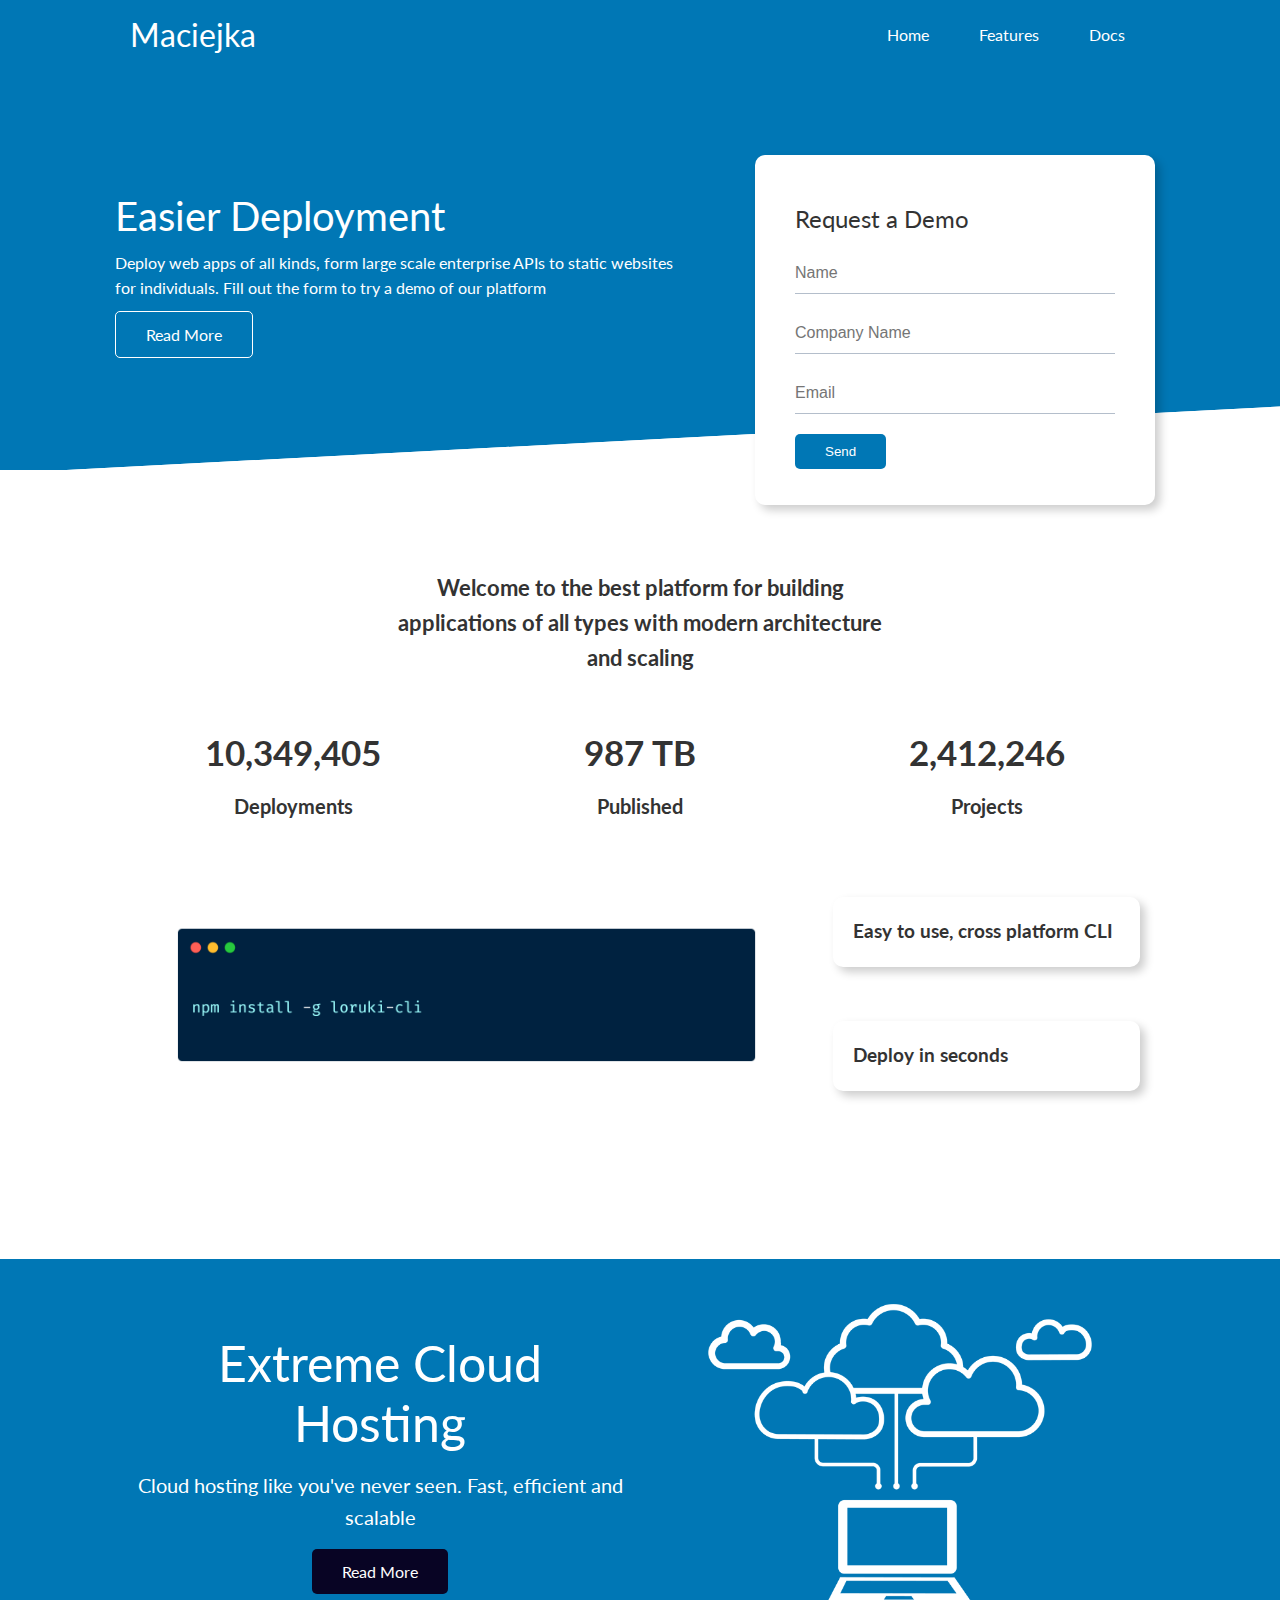
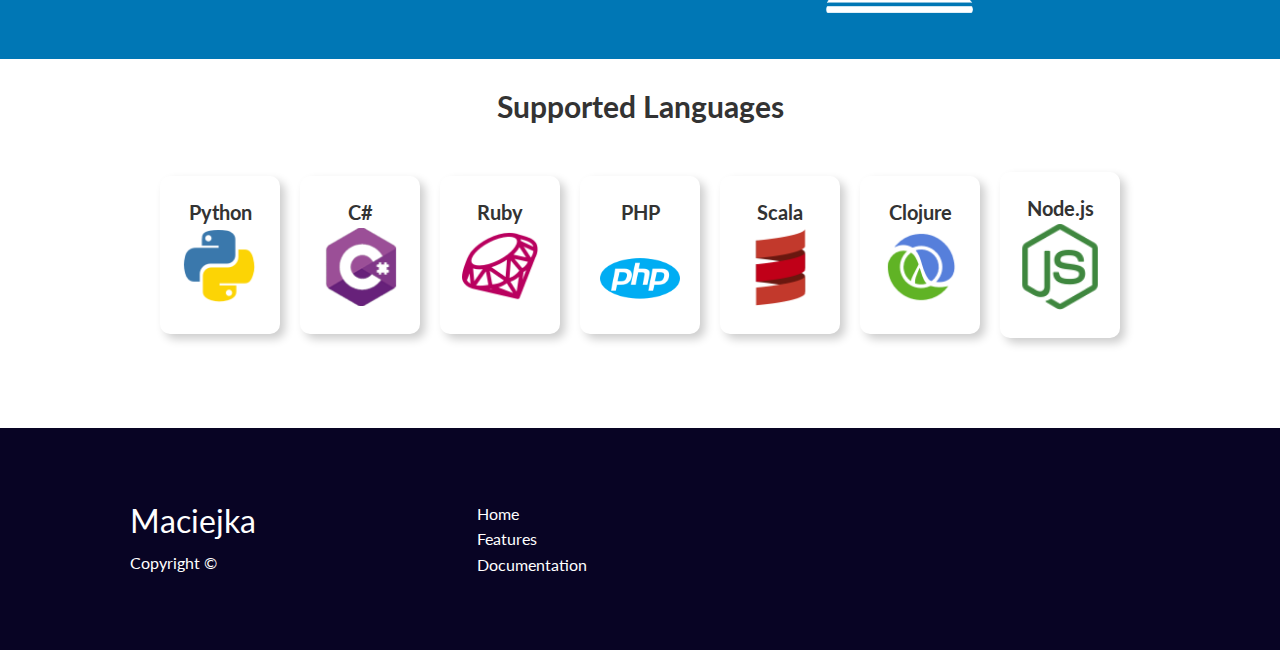
<file: index.html>
<!DOCTYPE html>
<html lang="en">
  <head>
    <meta charset="UTF-8" />
    <meta http-equiv="X-UA-Compatible" content="IE=edge" />
    <meta name="viewport" content="width=device-width, initial-scale=1.0" />
    <title>Maciejka pierwszy projekt</title>
    <link rel="stylesheet" href="core.css" />
    <link
      rel="stylesheet"
      href="https://cdnjs.cloudflare.com/ajax/libs/font-awesome/6.2.0/css/all.min.css"
      integrity="sha512-xh6O/CkQoPOWDdYTDqeRdPCVd1SpvCA9XXcUnZS2FmJNp1coAFzvtCN9BmamE+4aHK8yyUHUSCcJHgXloTyT2A=="
      crossorigin="anonymous"
      referrerpolicy="no-referrer"
    />
    <link rel="stylesheet" href="style.css" />
  </head>
  <body>
    <!--Navbar-->
    <div class="nav" id="nav">
      <div class="container flex">
        <h1 class="logo">Maciejka</h1>
        <nav>
          <ul>
            <li><a href="#nav">Home</a></li>
            <li><a href="features.html">Features</a></li>
            <li><a href="docs.html">Docs</a></li>
          </ul>
        </nav>
      </div>
    </div>
    <!--Showcase-->
    <section class="showcase">
      <div class="container grid">
        <div class="showcase-text">
          <h1>Easier Deployment</h1>
          <p>
            Deploy web apps of all kinds, form large scale enterprise APIs to
            static websites for individuals. Fill out the form to try a demo of
            our platform
          </p>
          <a href="features.html" class="btn btn-outline">Read More</a>
        </div>
        <div class="showcase-form card">
          <h2>Request a Demo</h2>
          <form name="contact" method="POST" netlify-honeypot="bot-field" data-netlify="true">
            <input type="hidden" name="form-name" value="contact" class="hidden">
            <p class="hidden">
              <label>Don't fill this if you're human: <input name="bot-field"></label>
            </p>
            <div class="form-control">
              <input type="text" name="name" placeholder="Name" required />
            </div>
            <div class="form-control">
              <input
                type="text"
                name="company"
                placeholder="Company Name"
                required
              />
            </div>
            <div class="form-control">
              <input type="email" name="email" placeholder="Email" required />
            </div>
            <input type="submit" value="Send" class="btn btn-primary" />
          </form>
        </div>
      </div>
    </section>
    <!-- Stats -->
    <section class="stats">
      <div class="container">
        <h3 class="stats-heading text-center my-1">
          Welcome to the best platform for building applications of all types
          with modern architecture and scaling
        </h3>
        <div class="grid grid-3 text-center my-4">
          <div>
            <i class="fas fa-server fa-3x"></i>
            <h3>10,349,405</h3>
            <p class="text-secondary">Deployments</p>
          </div>
          <div>
            <i class="fas fa-upload fa-3x"></i>
            <h3>987 TB</h3>
            <p class="text-secondary">Published</p>
          </div>
          <div>
            <i class="fas fa-project-diagram fa-3x"></i>
            <h3>2,412,246</h3>
            <p class="text-secondary">Projects</p>
          </div>
        </div>
      </div>
    </section>
    <!-- Cli -->
    <section class="cli">
      <div class="container grid">
        <img src="images/cli.png" alt="" />
        <div class="card">
          <h3>Easy to use, cross platform CLI</h3>
        </div>
        <div class="card">
          <h3>Deploy in seconds</h3>
        </div>
      </div>
    </section>
    <!--Cloud-->
    <section class="cloud bg-primary my-2 py-2">
      <div class="container grid">
        <div class="text-center">
          <h2 class="lg">Extreme Cloud Hosting</h2>
          <p class="lead my-1">
            Cloud hosting like you've never seen. Fast, efficient and scalable
          </p>
          <a href="features.html" class="btn btn-dark">Read More</a>
        </div>
        <img src="images/cloud.png" alt="cloud" />
      </div>
    </section>
    <section class="languages">

        
          <h3 class="md text-center my-2">Supported Languages</h3>
          <div class="container flex">
          <div class="card font-lng">
            <h4>Python</h4>
            <img src="images/logos/python.png" alt="" />
          </div>
          <div class="card font-lng">
            <h4>C#</h4>
            <img src="images/logos/csharp.png" alt="" />
          </div>
          <div class="card font-lng">
            <h4>Ruby</h4>
            <img src="images/logos/ruby.png" alt="" />
          </div>
          <div class="card font-lng">
           <h4> PHP</h4>
            <img src="images/logos/php.png" class="php" alt="" />
          </div>
          <div class="card font-lng">
            <h4>Scala</h4>
            <img src="images/logos/scala.png" alt="" />
          </div>
          <div class="card font-lng">
           <h4> Clojure</h4>
            <img src="images/logos/clojure.png" alt="" />
          </div>
          <div class="card font-lng">
           <h4> Node.js</h4>
            <img src="images/logos/node.png" alt="" />
          </div>
        
      </div>
    </section>
    <!--Footer-->

    <footer class="footer py-5">
      <div class="mobile">
        <div class="grid grid-3 container">
         <ul> <li><h1>Maciejka</h1></li>
          <li><p>Copyright &copy</p></li></ul>
          <ul>
          <li><a class="white-anc" href="">
Home
          </a></li>
          <li><a class="white-anc" href="">
    Features        
          </a></li>
          <li><a class="white-anc" href="">
Documentation
          </a></li>
          </ul>
          <ul><a href="" class="clr">
            <i class="fa-brands fa-facebook"></i>
          </a>
          <a href="" class="clr">
            <i class="fa-brands fa-instagram"></i>
          </a>
          <a href="" class="clr">
            <i class="fa-brands fa-linkedin"></i>
          </a>
          <a href="" class="clr"><i class="fa-brands fa-twitter"></i></a></ul>
        </div>
      </div>
    </footer>
  </body>
</html>
</file>
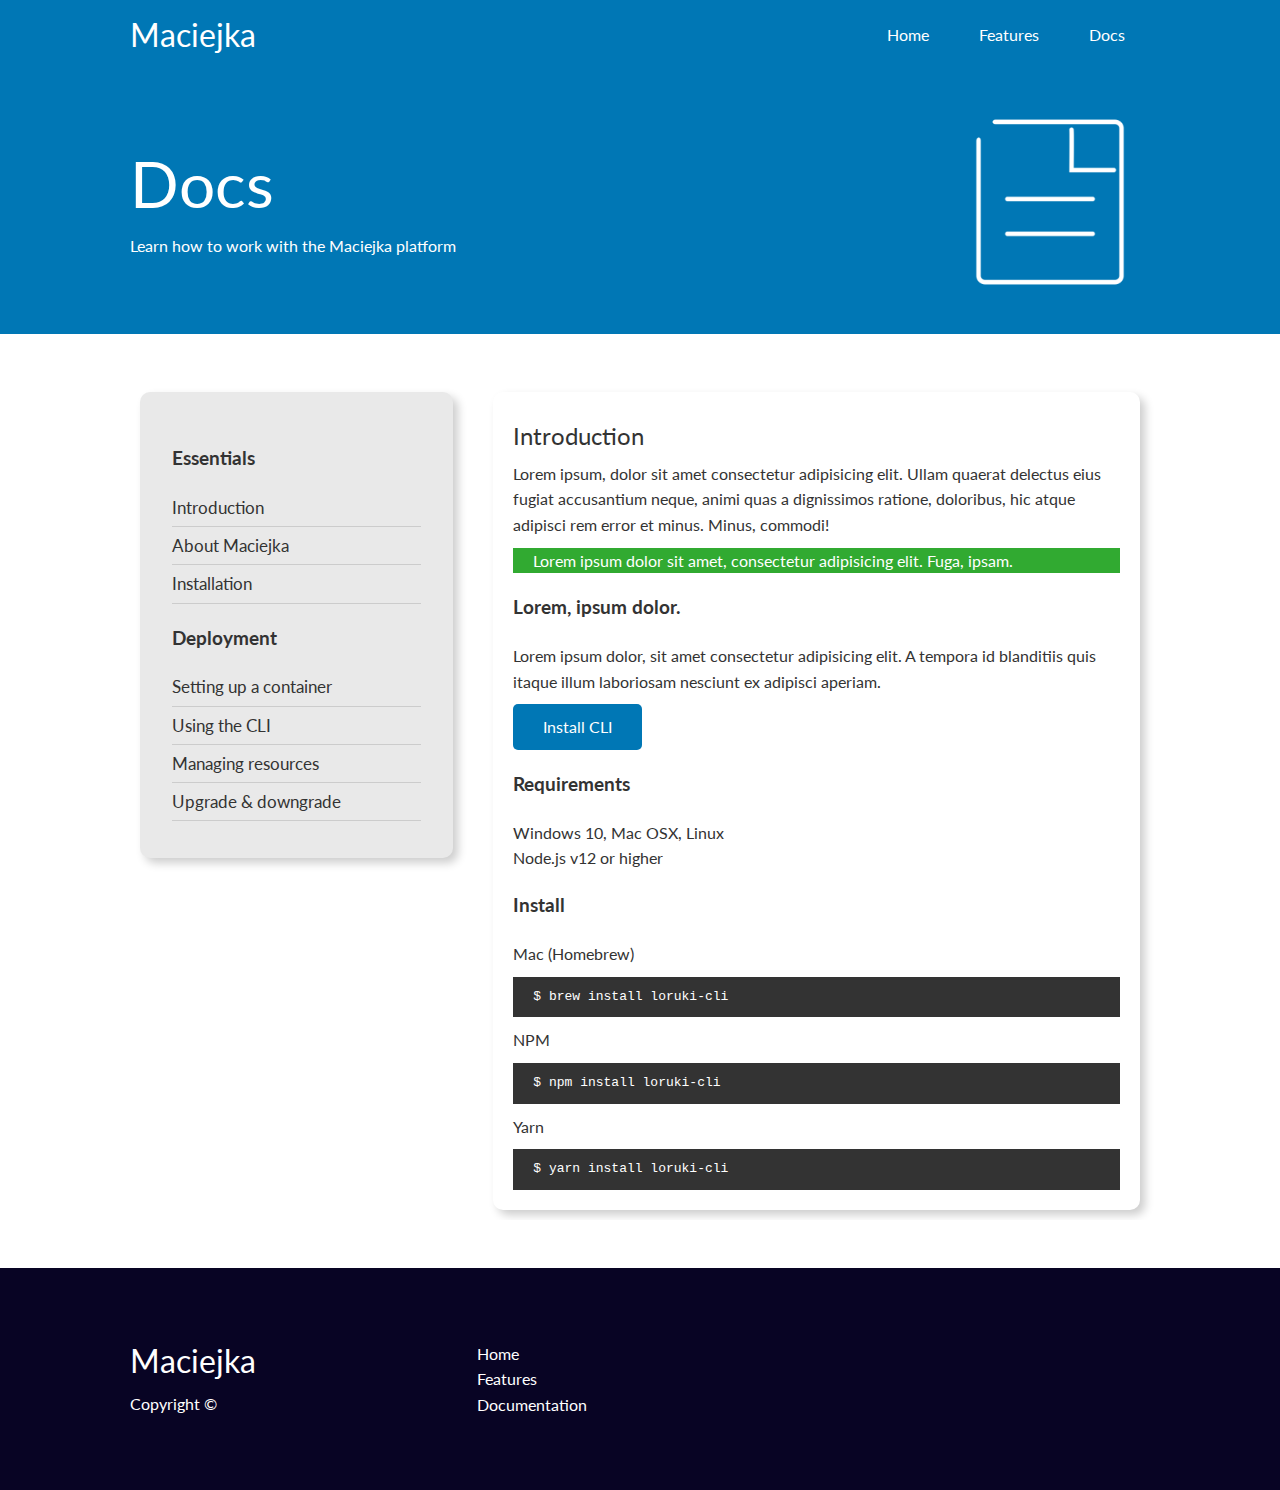
<file: docs.html>
<!DOCTYPE html>
<html lang="en">
  <head>
    <meta charset="UTF-8" />
    <meta http-equiv="X-UA-Compatible" content="IE=edge" />
    <meta name="viewport" content="width=device-width, initial-scale=1.0" />
    <title>Maciejka pierwszy projekt</title>
    <link rel="stylesheet" href="core.css" />
    <link
      rel="stylesheet"
      href="https://cdnjs.cloudflare.com/ajax/libs/font-awesome/6.2.0/css/all.min.css"
      integrity="sha512-xh6O/CkQoPOWDdYTDqeRdPCVd1SpvCA9XXcUnZS2FmJNp1coAFzvtCN9BmamE+4aHK8yyUHUSCcJHgXloTyT2A=="
      crossorigin="anonymous"
      referrerpolicy="no-referrer"
    />
    <link rel="stylesheet" href="style.css" />
  </head>
  <body>
    <!--Navbar-->
    <div class="nav">
      <div class="container flex">
        <h1 class="logo">Maciejka</h1>
        <nav>
          <ul>
            <li><a href="index.html">Home</a></li>
            <li><a href="features.html">Features</a></li>
            <li><a href="docs.html">Docs</a></li>
          </ul>
        </nav>
      </div>
    </div>
    <!--Head-->
    <section class="docs-head bg-primary py-3">
      <div class="container grid">
        <div>
          <h1 class="xl">Docs</h1>
          <p>Learn how to work with the Maciejka platform</p>
        </div>
        <img src="/images/docs.png" alt="" />
      </div>
    </section>
    <!--Docs main-->
    <section class="docs-main my-4">
      <div class="container grid">
        <div class="card bg-grey p-3">
          <h3 class="my-2">Essentials</h3>
          <nav>
            <ul>
              <li>
                <a href="#">Introduction</a>
              </li>
              <li>
                <a href="#">About Maciejka</a>
              </li>
              <li>
                <a href="#">Installation</a>
              </li>
            </ul>
          </nav>
          <h3 class="my-2">Deployment</h3>
          <nav>
            <ul>
              <li>
                <a href="#">Setting up a container </a>
              </li>
              <li>
                <a href="#">Using the CLI</a>
              </li>
              <li>
                <a href="#">Managing resources</a>
              </li>
              <li><a href="#">Upgrade & downgrade</a></li>
            </ul>
          </nav>
        </div>
        <div class="card">
          <h2>Introduction</h2>
          <p>
            Lorem ipsum, dolor sit amet consectetur adipisicing elit. Ullam
            quaerat delectus eius fugiat accusantium neque, animi quas a
            dignissimos ratione, doloribus, hic atque adipisci rem error et
            minus. Minus, commodi!
          </p>
          <div class="alert alert-success">
            <i class="fas fa-info"></i>Lorem ipsum dolor sit amet, consectetur adipisicing elit. Fuga, ipsam.
          </div>
          <h3>Lorem, ipsum dolor.</h3>
          <p>Lorem ipsum dolor, sit amet consectetur adipisicing elit. A tempora id blanditiis quis itaque illum laboriosam nesciunt ex adipisci aperiam.</p>
        <a href="#" class="btn btn-primary">Install CLI</a>
        <h3>Requirements</h3>
        <ul>
            <li>Windows 10, Mac OSX, Linux</li>
            <li>Node.js v12 or higher</li>
        </ul>
        <h3>Install</h3>
        <p>Mac (Homebrew)</p>
        <pre><code>$ brew install loruki-cli</code></pre>
        <p>NPM</p>
        <pre><code>$ npm install loruki-cli</code></pre>
        <p>Yarn</p>
        <pre><code>$ yarn install loruki-cli</code></pre>
        </div>
      </div>
    </section>
    <!--Footer-->

    <footer class="footer py-5">
      <div class="mobile">
        <div class="grid grid-3 container">
          <ul>
            <li><h1>Maciejka</h1></li>
            <li><p>Copyright &copy</p></li>
          </ul>
          <ul>
            <li><a class="white-anc" href=""> Home </a></li>
            <li><a class="white-anc" href=""> Features </a></li>
            <li><a class="white-anc" href=""> Documentation </a></li>
          </ul>
          <ul>
            <a href="" class="clr">
              <i class="fa-brands fa-facebook"></i>
            </a>
            <a href="" class="clr">
              <i class="fa-brands fa-instagram"></i>
            </a>
            <a href="" class="clr">
              <i class="fa-brands fa-linkedin"></i>
            </a>
            <a href="" class="clr"><i class="fa-brands fa-twitter"></i></a>
          </ul>
        </div>
      </div>
    </footer>
  </body>
</html>
</file>
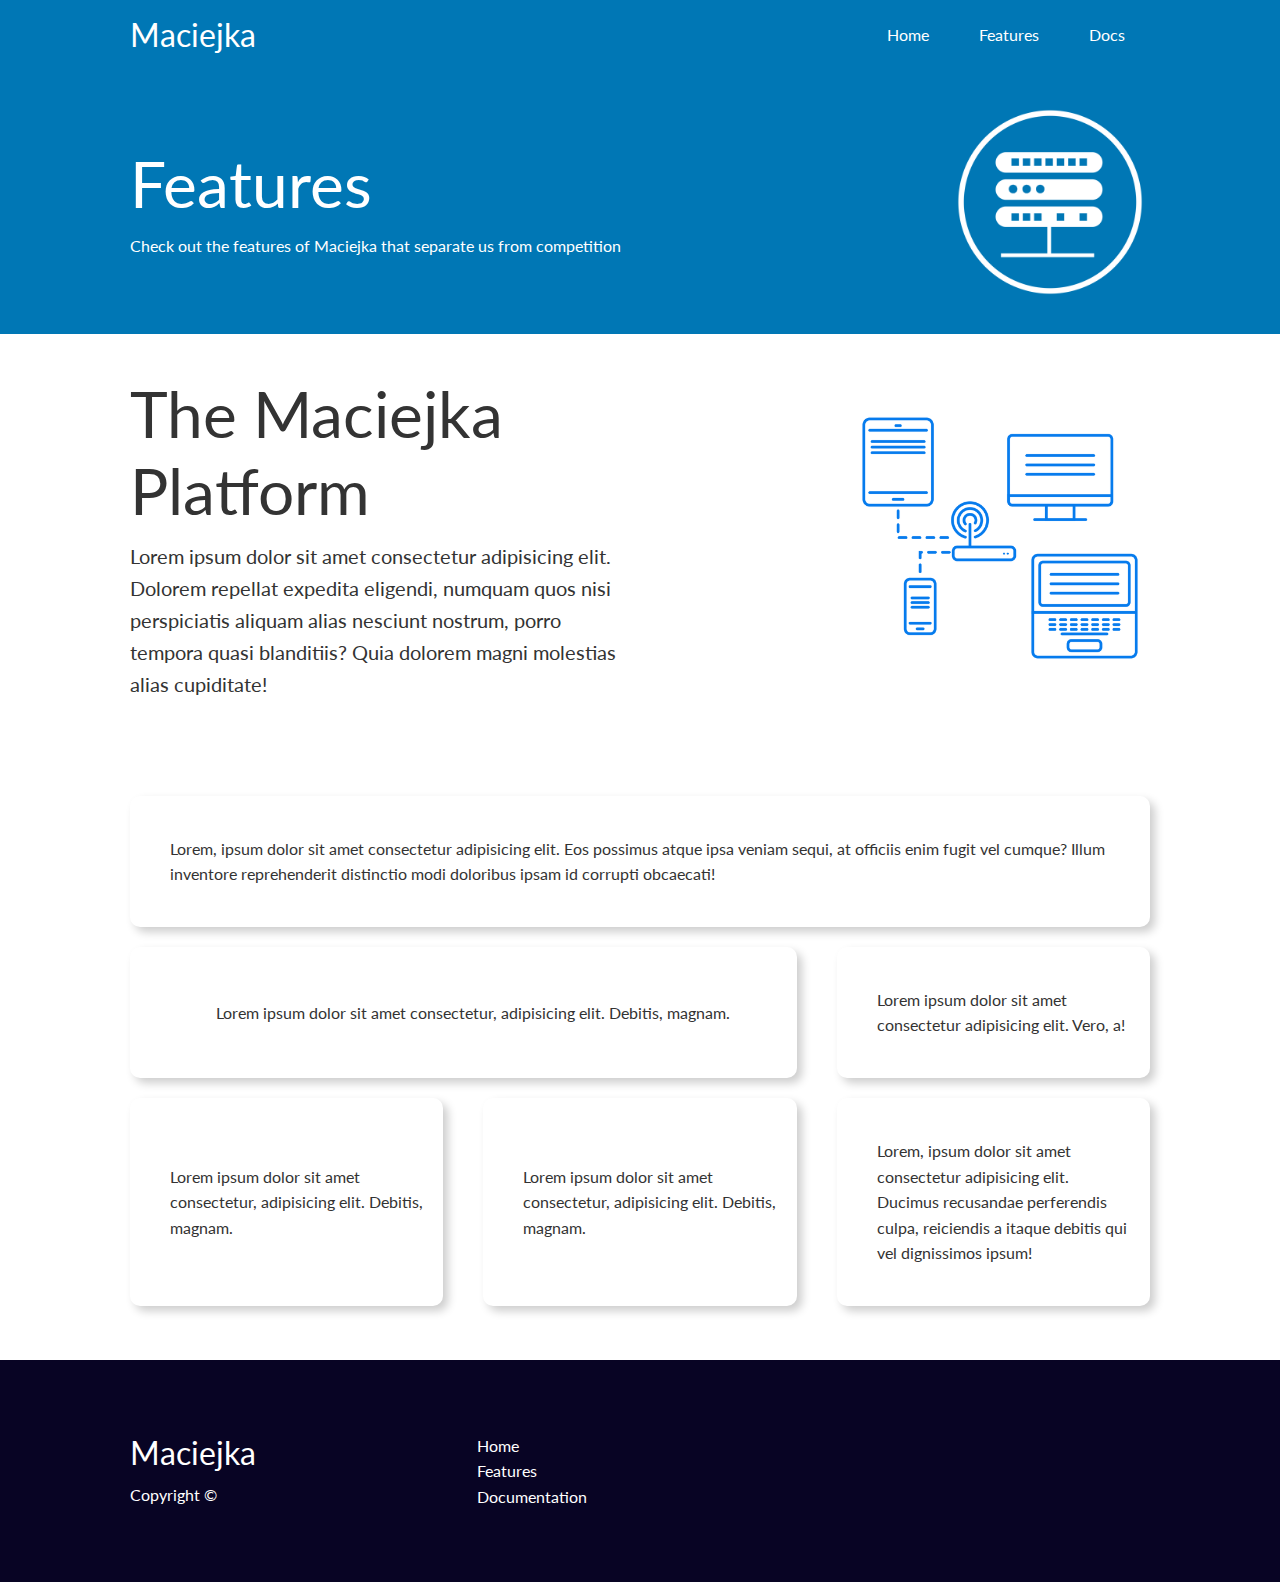
<file: features.html>
<!DOCTYPE html>
<html lang="en">
  <head>
    <meta charset="UTF-8" />
    <meta http-equiv="X-UA-Compatible" content="IE=edge" />
    <meta name="viewport" content="width=device-width, initial-scale=1.0" />
    <title>Maciejka pierwszy projekt</title>
    <link rel="stylesheet" href="core.css" />
    <link
      rel="stylesheet"
      href="https://cdnjs.cloudflare.com/ajax/libs/font-awesome/6.2.0/css/all.min.css"
      integrity="sha512-xh6O/CkQoPOWDdYTDqeRdPCVd1SpvCA9XXcUnZS2FmJNp1coAFzvtCN9BmamE+4aHK8yyUHUSCcJHgXloTyT2A=="
      crossorigin="anonymous"
      referrerpolicy="no-referrer"
    />
    <link rel="stylesheet" href="style.css" />
  </head>
  <body>
    <!--Navbar-->
    <div class="nav">
      <div class="container flex">
        <h1 class="logo">Maciejka</h1>
        <nav>
          <ul>
            <li><a href="index.html">Home</a></li>
            <li><a href="features.html">Features</a></li>
            <li><a href="docs.html">Docs</a></li>
          </ul>
        </nav>
      </div>
    </div>
    <!--Head-->
    <section class="features-head bg-primary py-3">
      <div class="container grid">
        <div>
          <h1 class="xl">Features</h1>
          <p>
            Check out the features of Maciejka that separate us from competition
          </p>
        </div>
        <img src="/images/server.png" alt="" />
      </div>
    </section>
    <!--Sub head-->
    <section class="features-sub-head bg-light py-3">
      <div class="container grid">
        <div>
          <h1 class="xl">The Maciejka Platform</h1>
          <p class="lead">
            Lorem ipsum dolor sit amet consectetur adipisicing elit. Dolorem
            repellat expedita eligendi, numquam quos nisi perspiciatis aliquam
            alias nesciunt nostrum, porro tempora quasi blanditiis? Quia dolorem
            magni molestias alias cupiditate!
          </p>
        </div>
        <img src="images/server2.png" alt="" />
      </div>
    </section>
    <!--Main-->
    <section class="features-main my-2">
      <div class="container grid grid-3">
        <div class="card flex">
          <i class="fas fa-server fa-3x"></i>
            <p>
              Lorem, ipsum dolor sit amet consectetur adipisicing elit. Eos
              possimus atque ipsa veniam sequi, at officiis enim fugit vel
              cumque? Illum inventore reprehenderit distinctio modi doloribus
              ipsam id corrupti obcaecati!
            </p>
          
        </div>
        <div class="card flex">
            <i class="fas fa-laptop-code fa-3x"></i>
            <p>
                Lorem ipsum dolor sit amet consectetur, adipisicing elit. Debitis,
                magnam.
            </p>
        </div>
        <div class="card flex">
            <i class="fas fa-database fa-3x"></i>
            <p>
                Lorem ipsum dolor sit amet consectetur adipisicing elit. Vero, a!
            </p>
        </div>
        <div class="card flex">
            <i class="fas fa-power-off fa-3x"></i>
            <p>
                Lorem ipsum dolor sit amet consectetur, adipisicing elit. Debitis,
                magnam.
            </p>
        </div>
        <div class="card flex">
            <i class="fas fa-upload fa-3x"></i>
            <p>
                Lorem ipsum dolor sit amet consectetur, adipisicing elit. Debitis,
                magnam.
            </p>
</div>
            <div class="card flex">
                <i class="fas fa-network-wired fa-3x"></i>
                <p>
                    Lorem, ipsum dolor sit amet consectetur adipisicing elit. Ducimus
                    recusandae perferendis culpa, reiciendis a itaque debitis qui vel
                    dignissimos ipsum!
                </p>
            </div>
      </div>
    </section>
    <!--Footer-->

    <footer class="footer py-5">
      <div class="mobile">
        <div class="grid grid-3 container">
          <ul>
            <li><h1>Maciejka</h1></li>
            <li><p>Copyright &copy</p></li>
          </ul>
          <ul>
            <li><a class="white-anc" href=""> Home </a></li>
            <li><a class="white-anc" href=""> Features </a></li>
            <li><a class="white-anc" href=""> Documentation </a></li>
          </ul>
          <ul>
            <a href="" class="clr">
              <i class="fa-brands fa-facebook"></i>
            </a>
            <a href="" class="clr">
              <i class="fa-brands fa-instagram"></i>
            </a>
            <a href="" class="clr">
              <i class="fa-brands fa-linkedin"></i>
            </a>
            <a href="" class="clr"><i class="fa-brands fa-twitter"></i></a>
          </ul>
        </div>
      </div>
    </footer>
  </body>
</html>
</file>
<file: core.css>
/*Używane na całej stronie*/
.bg-primary{
    background-color: var(--primary-color);
    color:white;
}
.bg-light{
    background-color:#fff;
    color:#333;
}

.card{
    background-color:#fff;
    border-radius:10px;
    color:#333;
    padding: 20px;
    margin:10px;
    box-shadow: 5px 5px 10px rgba(0, 0, 0, 0.2);
}    
.bg-grey{
    background-color:rgb(233, 233, 233);
    color:333;
}
.xl{
    font-size:4rem;
    
}
.text-center{
    text-align: center;
}
.lg{
    font-size: 50px;
   
}
.md{
    font-size:30px;
}
.lead{
    font-size:20px;
    
}
.btn{
    display:inline-block;
    padding:10px 30px;
    cursor:pointer;
    background-color: var(--primary-color);
    color:#fff;
    border:none;
    border-radius:5px;
}
.btn-dark{
    background-color: var(--secondary-color);
}
.btn-dark:hover{
    outline:none;
}
.btn-outline{
    border:1px solid #fff;
    background-color: transparent;
}
.btn:hover{
    transform:scale(1.05);
}
.container {
  max-width: 1100px;
  margin: 0 auto; /*po przekroczeniu wartości 1100px kontener będzie się przemieszczał żeby nie być w samym rogu*/
  overflow: auto; /* dzięki temu nie ma przerwy przy navbarze*/
  padding: 0 40px;

}

.flex {
  display: flex; /*ustawienie elementów w kontenerze w rządku*/
  justify-content: center; /*ustawia elementy kontenera*/
  align-items: center; /*ustawia elementy na sam środek*/
  height: 100%;
}

.grid{
    display:grid;
    grid-template-columns: repeat(2, 1fr);
    gap:20px;
    justify-content: center;
    align-items: center;
    height:100%;
}
.grid-3{
    grid-template-columns: repeat(3,1fr);
}

/*Margin*/
.my-1{
    margin: 1rem 0;
}
.my-2{
    margin: 1.5rem 0;
}
.my-3{
    margin: 2rem 0;
}
.my-4{
    margin: 3rem 0;
}
.my-5{
    margin: 4rem 0;
}

.m-1{
    margin: 1rem ;
}
.m-2{
    margin: 1.5rem ;
}
.m-3{
    margin: 2rem ;
}
.m-4{
    margin: 3rem ;
}
.m-5{
    margin: 4rem ;
}

/*padding*/

.py-1{
    padding: 1rem 0;
}
.py-2{
    padding: 1.5rem 0;
}
.py-3{
    padding: 2rem 0;
}
.py-4{
    padding: 3rem 0;
}
.py-5{
    padding: 4rem 0;
}

.p-1{
    padding: 1rem ;
}
.p-2{
    padding: 1.5rem ;
}
.p-3{
    padding: 2rem ;
}
.p-4{
    padding: 3rem ;
}
.p-5{
    padding: 4rem ;
}
</file>
<file: style.css>
@import url("https://fonts.googleapis.com/css2?family=Lato:ital,wght@0,300;1,300&display=swap");

:root{
    --primary-color:#0077b5;
    --secondary-color:rgb(8, 4, 36);
}

/*wyrównywanie divów, usunięcie marginesów które są domyślnie na stronie*/

* {
  box-sizing: border-box;
  padding: 0;
  margin: 0;
  
}
/*line height zmienia odległość linijek od siebie*/
body {
  font-family: "Lato", sans-serif;
  color: #333;
  line-height: 1.6;

}

ul {
  list-style-type: none;
}

/*Pasek nawigacji*/
.nav ul {
  display: flex;
}
.nav .flex {
  justify-content: space-between;
}
.nav a {
  color: #fff;
  padding: 20px;
  margin: 0 5px;
}
a:hover {
  border-bottom: 1px solid #fff;
}
a {
  text-decoration: none;
  color: #333;
}
h1,
h2 {
  font-weight: 400;
  line-height: 1.2;
  margin: 10px 0;
}
p {
  margin: 10px 0;
}

/*obrazek będzie trzymany w kontenerze dzięki width:100% i nie wyjdzie poza niego*/
img {
  width: 100%;
}
.nav {
  background-color: var(--primary-color);
  color: #fff;
  height: 70px;
}
/*showcase*/
.showcase{
    height: 400px;
    background-color: var(--primary-color);
    color:#fff;
    position:relative;
}
.showcase h1{
    font-size:40px;
}

.showcase input{
    margin:10px 0;
}

.showcase .grid{
    grid-template-columns:55% 45%;
    gap:30px;
    overflow:visible;
}
.showcase-text{
  animation: slideInFromLeft 1s ease-in;
}
input[type="text"]:hover, input[type="email"]:hover{
    background-color: rgb(241, 241, 241); 
    color:#444;
    border-radius: 5px;

    
}

input[type="text"]:focus, input[type="email"]:focus{
    background-color: rgb(235, 232, 232); ;
    color:#444;
    outline:none;
    
}


.showcase::before,
.showcase::after{
    content:"";
    position:absolute;
    height:100px;
    bottom:-70px;
    right:0;
    left:0;
    background:#fff;
    transform:skewY(-3deg);
}

.showcase-form{
    position:relative;
    top:60px;
    height:350px; 
    width:400px;
    padding:40px;
    z-index:100;
    justify-self: flex-end;
    animation: slideInFromRight 1s ease-in;
    
}
.showcase-form input[type="text"], input[type="email"]{
    width:100%;
    
    height:40px;
    border:0px;
    border-bottom:1px solid #b4becb;
    font-size:16px;
    
}
/*staty*/
.stats{
  padding-top: 100px;
  animation: slideInFromBottom 1s ease-in;
}

.stats-heading{
    max-width:500px;
    margin:auto;
    font-size:22px;
}
.text-secondary{
    font-size:20px;
    font-weight:bold;
}

.stats .grid h3{
    font-size:35px;
}
.hidden{
  visibility: hidden;
  height: 0px;
  margin:0;
}
/*CLI*/

.cli .grid{
  grid-template-columns: repeat(3, 1fr);
  grid-template-rows: repeat(2, 1fr);

}

.cli .grid >*:first-child{
  grid-column: 1 / span 2; /*zajmuje 2 kolumny*/
  grid-row: 1 / span 2; /*zajmuje 2 wiersze*/
}
/*Cloud*/

.cloud{
  margin-top:150px;
    height:400px;
    color:#fff;
    overflow-y:hidden;
    background:var(--primary-color)
}

/*Languages*/
.languages{
  margin-top: -25px;
  overflow-x: hidden;
  text-align: center;
  margin-bottom:50px;
}
.languages .card{
margin: 18px 10px 40px;
transition: transform 0.2s ease-in-out;
}

.languages .flex{
  flex-wrap:wrap;
}

.font-lng{
  font-size:20px;
  width:120px;
  
}

.languages .card:hover{
  transform:translateY(-15px);
}
.php{
 margin-top:20px;
}
/*Features*/
.features-head img, .docs-head img{
  width:200px;
  justify-self: flex-end;
}
.features-sub-head img{
  width:300px;
  justify-self: flex-end;
}
.features-main i{
  margin-right:20px;
  
}
.features-main .grid{
  padding:30px;
}
.features-main .card:first-child{
  grid-column: 1/3 span;
}
.features-main .card:nth-child(2){
  grid-column: 1/2 span;
}
/*docs*/
.docs-main h3{
  margin:20px 0;
}
.docs-main .grid{
  grid-template-columns: 1fr 2fr;
  align-items: flex-start;
}
.docs-main nav li{
  font-size:17px;
  padding-bottom: 5px;
  margin-bottom:5px;
  border-bottom: 1px solid #ccc
}
.docs-main i{
  margin-right:10px;
  color:white
}
.docs-main a:hover{
  font-weight: bold;
}
.docs-main .alert-success{
  background-color: rgb(49, 170, 49);
  color:#fff;
  padding-left: 10px;
}
pre, code{
  background-color: #333;
  color:#fff;


  padding:10px;
  
}
/*footer*/
.footer{
  background-color: var(--secondary-color);
  color:white;
 

  
}
.clr{

  color: #fff;
  font-size:30px;
  padding: 8px;;
  
}
.white-anc{
  color:#fff;
}

/*animacje */
@keyframes slideInFromLeft{
  0%{
    transform:translateX(-100%);
  }

  100%{
    transform:translateX(0);
  }
}
@keyframes slideInFromRight{
  0%{
    transform:translateX(100%);
  }

  100%{
    transform:translateX(0);
  }
}
@keyframes slideInFromTop{
  0%{
    transform:translateY(-100%);
  }

  100%{
    transform:translateY(0);
  }
}
@keyframes slideInFromBottom{
  0%{
    transform:translateY(100%);
  }

  100%{
    transform:translateY(0);
  }
}
/*tablety*/
@media(max-width:768px){
  .grid,
  .showcase .grid,
  .stats .grid,
  .cli .grid,
  .cloud .grid,
  .features-main .grid,
  .docs-main .grid{
    grid-template-columns: 1fr;
    grid-template-rows: 1fr;
  }
  .showcase{
    height:auto;
    
  }
  
  .showcase-text{
    text-align:center;
    margin-top:40px;
    animation: slideInFromBottom 0.7s ease-in;
  }
  .showcase-form{
    justify-self: center;
    margin:auto;
    animation: slideInFromBottom 1s ease-in;
  }
  .cli .grid >*:first-child{
    grid-column: 1;
    grid-row: 1;
}
.cloud{
  height: auto;
}
.mobile{
  height:auto;
}
.features-head,
.features-sub-head,
.docs-head{
  text-align:center;
}
.features-head img,
.features-sub-head img,
.docs-head img{
  justify-self:center;
}
.features-main .grid > *:first-child,
.features-main .grid > *:nth-child(2){
  grid-column: 1;
}
}

/*telefony*/
@media(max-width:500px){
  .nav{
    height:110px;
  }
.nav .flex{
  flex-direction: column;
}
.nav ul{
  padding:10px;
  background-color: rgba(0,0,0,0.1);
}

}
</file>
